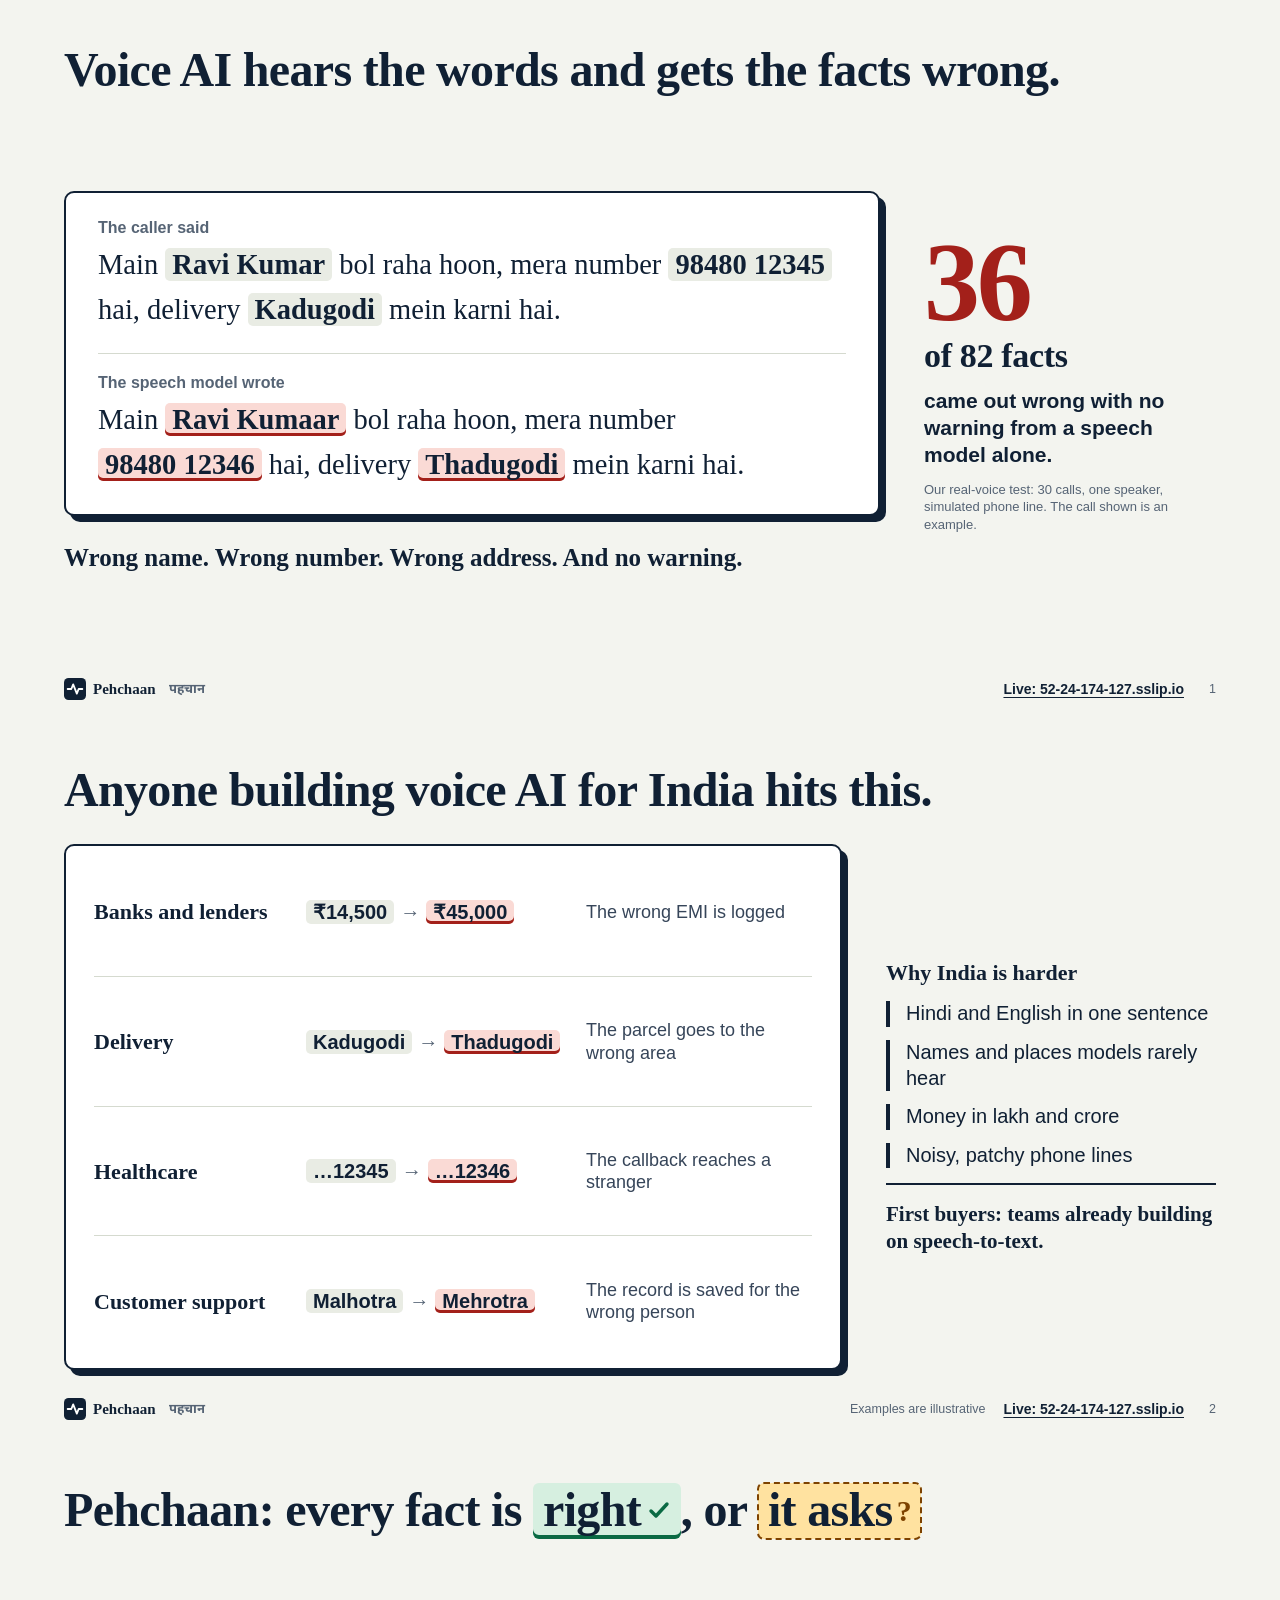
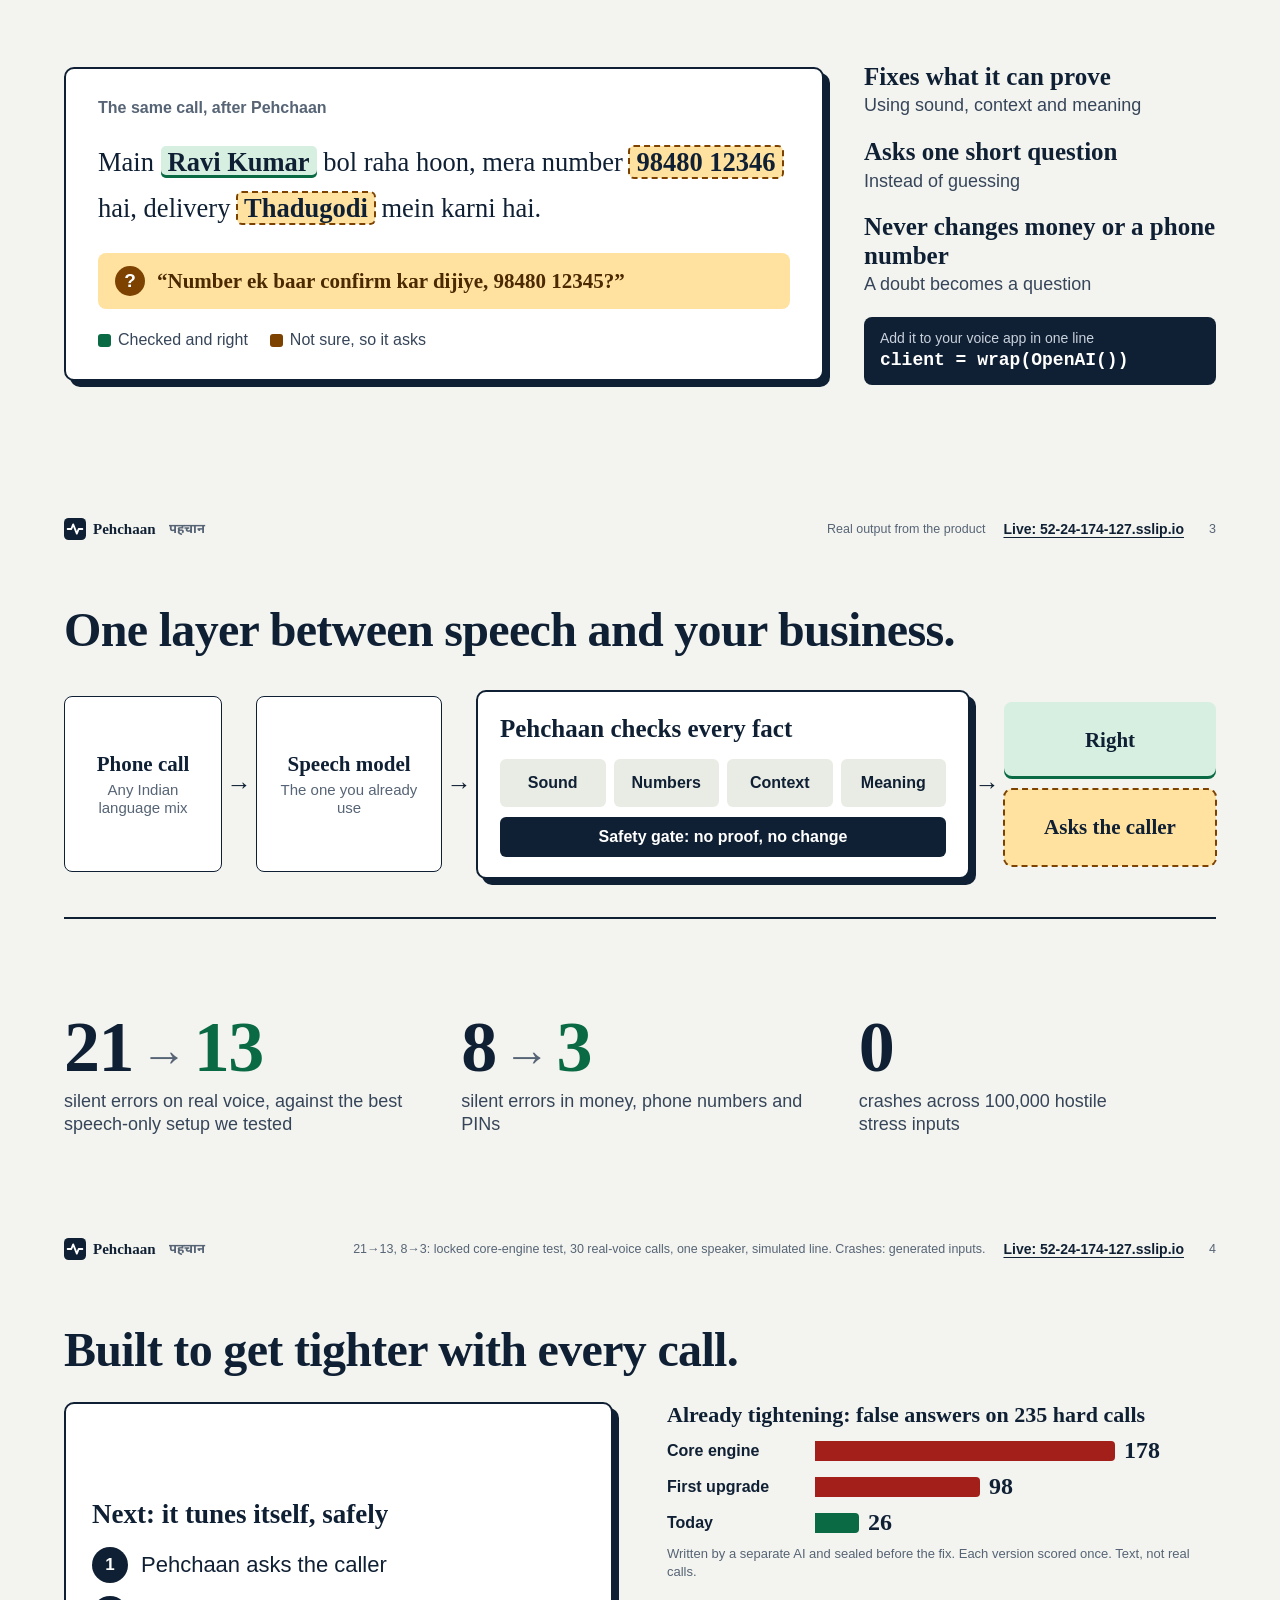
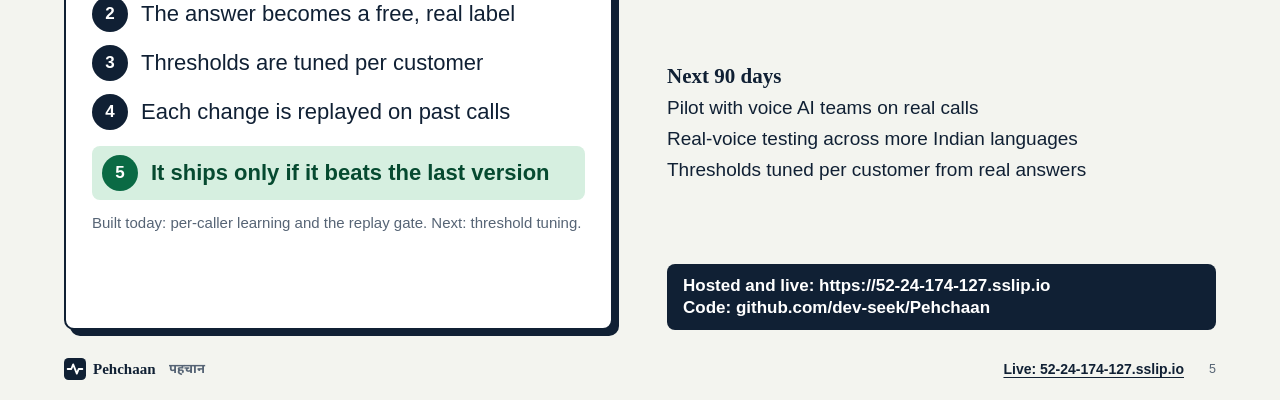
<file: docs/deck/deck.html>
<!doctype html>
<html lang="en">
<head>
<meta charset="utf-8">
<title>Pehchaan</title>
<style>
@font-face { font-family: "Pehchaan Indic"; src: url("../../app/static/fonts/noto-devanagari-700.woff2") format("woff2"); font-weight: 700; unicode-range: U+0900-097F; }
@page { size: 1280px 720px; margin: 0; }
:root {
  --ink: #102034; --ink-2: #364559; --ink-3: #566475; --paper: #f3f4ef; --card: #fff; --sunk: #e9ece4; --line: #d5dacf;
  --ok: #0a6a44; --ok-bg: #d6efe0; --ask: #7d4200; --ask-bg: #ffe2a0; --wrong: #a3201a; --wrong-bg: #fadad5;
  --serif: "Pehchaan Indic", "Iowan Old Style", "Palatino Linotype", Palatino, Georgia, serif;
  --sans: "Pehchaan Indic", "Avenir Next", "Segoe UI", Roboto, "Helvetica Neue", Arial, sans-serif;
  --mono: "SF Mono", Menlo, Consolas, monospace;
}
* { box-sizing: border-box; -webkit-print-color-adjust: exact; print-color-adjust: exact; }
html, body { margin: 0; padding: 0; background: var(--paper); color: var(--ink); font-family: var(--sans); }
.slide { position: relative; width: 1280px; height: 720px; padding: 44px 64px 70px; overflow: hidden; background: var(--paper); page-break-after: always; break-after: page; display: flex; flex-direction: column; }
.slide:last-child { page-break-after: auto; break-after: auto; }
h1 { margin: 0; font: 700 48px/1.08 var(--serif); letter-spacing: -.014em; white-space: nowrap; }
h2 { margin: 0; font: 700 22px/1.2 var(--serif); }
p { margin: 0; }
.foot { position: absolute; left: 64px; right: 64px; bottom: 20px; display: flex; gap: 18px; align-items: center; font-size: 12.5px; color: var(--ink-3); }
.foot .brand { display: inline-flex; align-items: center; gap: 7px; flex: none; }
.foot .brand svg { width: 22px; height: 22px; }
.foot .note { flex: 1; text-align: right; white-space: nowrap; }
.foot a { flex: none; color: var(--ink); font-size: 14px; font-weight: 700; text-decoration: underline; text-underline-offset: 3px; }
.foot .n { flex: none; width: 14px; text-align: right; }
.foot b { font: 700 15px var(--serif); color: var(--ink); }
.foot .hi { font-weight: 700; margin-left: 6px; color: var(--ink-3); font-size: 13px; }
.source { font-size: 13px; color: var(--ink-3); line-height: 1.35; }
.stage { background: var(--card); border: 2px solid var(--ink); border-radius: 10px; box-shadow: 6px 6px 0 var(--ink); }
.m { padding: 1px 7px; border-radius: 5px; font-weight: 700; white-space: nowrap; }
.m-bad { background: var(--wrong-bg); color: var(--ink); box-shadow: inset 0 -3px 0 var(--wrong); }
.m-ok { background: var(--ok-bg); color: var(--ink); box-shadow: inset 0 -3px 0 var(--ok); }
.m-ask { background: var(--ask-bg); color: var(--ink); outline: 2px dashed var(--ask); outline-offset: -1px; }
.m-plain { background: var(--sunk); }

/* 1 */
.problem { flex: 1; display: grid; grid-template-columns: 1fr 292px; gap: 44px; align-items: center; margin-top: 18px; }
.said { padding: 26px 32px; display: grid; gap: 20px; }
.said small { display: block; margin-bottom: 5px; font-size: 16px; font-weight: 700; color: var(--ink-3); }
.said p { font: 400 28.5px/1.6 var(--serif); }
.said hr { margin: 0; border: 0; border-top: 1.5px solid var(--line); }
.nowarn { margin-top: 26px; font: 700 25px/1.25 var(--serif); }
.big { font: 700 112px/.92 var(--serif); letter-spacing: -.03em; color: var(--wrong); }
.big span { display: block; margin-top: 6px; font-size: 34px; letter-spacing: -.01em; color: var(--ink); }
.bigtext { margin: 16px 0 12px; font-size: 21px; line-height: 1.3; font-weight: 600; }

/* 2 */
.who { flex: 1; display: grid; grid-template-columns: 1fr 330px; gap: 44px; margin-top: 28px; align-items: stretch; }
.rows { display: grid; grid-template-rows: repeat(4, 1fr); padding: 2px 28px; }
.row { display: grid; grid-template-columns: 196px 1fr 226px; gap: 16px; align-items: center; border-bottom: 1.5px solid var(--line); }
.row:last-child { border-bottom: 0; }
.row b { font: 700 22px/1.15 var(--serif); }
.row .heard { font-size: 20px; line-height: 1.5; }
.row .arrow { margin: 0 6px; color: var(--ink-3); }
.row .cost { font-size: 18px; line-height: 1.25; color: var(--ink-2); }
.hard { display: flex; flex-direction: column; justify-content: center; gap: 15px; padding: 4px 0; }
.hard ul { list-style: none; margin: 0; padding: 0; display: grid; gap: 13px; }
.hard li { font-size: 20px; line-height: 1.28; padding-left: 16px; border-left: 4px solid var(--ink); }
.buyer { padding-top: 16px; border-top: 2px solid var(--ink); font: 700 21px/1.25 var(--serif); }

/* 3 */
.title-marks .r { background: var(--ok-bg); color: var(--ink); padding: 0 10px 3px; border-radius: 6px; box-shadow: inset 0 -4px 0 var(--ok); }
.title-marks svg { width: .5em; height: .5em; margin-left: .12em; vertical-align: .08em; fill: none; stroke-width: 3.4; stroke-linecap: round; stroke-linejoin: round; }
.title-marks .r svg { stroke: var(--ok); }
.title-marks .a { background: var(--ask-bg); color: var(--ink); padding: 0 10px 3px; border-radius: 6px; outline: 2.5px dashed var(--ask); outline-offset: -1px; }
.title-marks .a b { margin-left: .14em; font-size: .62em; vertical-align: .16em; color: var(--ask); }
.built { flex: 1; display: grid; grid-template-columns: 1fr 352px; gap: 40px; margin-top: 22px; align-items: center; }
.result { padding: 30px 32px; display: grid; gap: 22px; }
.result small { font-size: 16px; font-weight: 700; color: var(--ink-3); }
.result .text { font: 400 26.5px/1.75 var(--serif); }
.question { display: flex; gap: 12px; align-items: center; padding: 13px 17px; background: var(--ask-bg); border-radius: 8px; font: 700 21px/1.25 var(--serif); color: #4c2900; }
.question i { flex: none; width: 30px; height: 30px; border-radius: 50%; display: grid; place-items: center; background: var(--ask); color: #fff; font: 700 19px var(--sans); }
.legend { display: flex; gap: 22px; font-size: 16px; color: var(--ink-2); }
.legend span { display: inline-flex; gap: 7px; align-items: center; }
.dot { width: 13px; height: 13px; border-radius: 3px; }
.rules { display: grid; gap: 20px; }
.rules div b { display: block; font: 700 25px/1.15 var(--serif); }
.rules div span { display: block; margin-top: 3px; font-size: 18px; line-height: 1.3; color: var(--ink-2); }
.plug { padding: 13px 16px; background: var(--ink); border-radius: 8px; color: #fff; font: 600 18px/1.3 var(--mono); }
.plug em { display: block; margin-bottom: 3px; font: 400 14px var(--sans); color: #c8d1dc; font-style: normal; }

/* 4 */
.flow { margin-top: 34px; display: grid; grid-template-columns: 158px 34px 186px 34px 1fr 34px 212px; align-items: center; }
.box { min-height: 176px; padding: 14px; display: flex; flex-direction: column; align-items: center; justify-content: center; text-align: center; background: var(--card); border: 1.5px solid var(--ink); border-radius: 8px; font: 700 21px/1.15 var(--serif); }
.box small { display: block; margin-top: 5px; font: 400 15px/1.2 var(--sans); color: var(--ink-3); }
.to { text-align: center; font-size: 25px; color: var(--ink); }
.layer { padding: 22px 22px 20px; }
.layer h2 { font-size: 25px; margin-bottom: 15px; }
.checks { display: grid; grid-template-columns: repeat(4, 1fr); gap: 8px; }
.checks span { padding: 15px 3px; text-align: center; background: var(--sunk); border-radius: 6px; font-size: 16px; font-weight: 700; }
.gate { margin-top: 10px; padding: 11px 10px; text-align: center; background: var(--ink); color: #fff; border-radius: 6px; font-size: 16px; font-weight: 600; }
.outs { display: grid; gap: 10px; }
.out { padding: 27px 12px; text-align: center; border-radius: 8px; white-space: normal; font: 700 21px/1.1 var(--serif); }
.proof { flex: 1; margin-top: 38px; display: grid; grid-template-columns: 1fr 1fr 1fr; gap: 40px; align-items: center; align-content: center; border-top: 2px solid var(--ink); padding-top: 18px; }
.num { font: 700 72px/1 var(--serif); letter-spacing: -.02em; white-space: nowrap; }
.num i { font-style: normal; color: var(--ink-3); font-size: 46px; margin: 0 8px; }
.num em { font-style: normal; color: var(--ok); }
.num-label { margin-top: 7px; font-size: 18px; line-height: 1.25; color: var(--ink-2); }

/* 5 */
.next { flex: 1; display: grid; grid-template-columns: 1fr 1fr; gap: 54px; margin-top: 26px; }
.loop { padding: 22px 26px; display: grid; gap: 13px; align-content: center; }
.loop h2 { margin-bottom: 4px; font-size: 27px; }
.turn { display: grid; grid-template-columns: 36px 1fr; gap: 13px; align-items: center; font-size: 22px; line-height: 1.2; }
.turn i { width: 36px; height: 36px; display: grid; place-items: center; background: var(--ink); color: #fff; border-radius: 50%; font: 700 17px var(--sans); }
.turn.final { margin-top: 3px; padding: 9px 10px; background: var(--ok-bg); border-radius: 8px; color: #064a30; font-weight: 700; }
.turn.final i { background: var(--ok); }
.right { display: flex; flex-direction: column; gap: 16px; justify-content: space-between; }
.bars { display: grid; gap: 9px; }
.bar { display: grid; grid-template-columns: 138px 1fr; gap: 10px; align-items: center; font-size: 16px; font-weight: 600; }
.bar div { display: flex; align-items: center; gap: 9px; font: 700 24px var(--serif); }
.bar s { display: block; height: 20px; border-radius: 0 4px 4px 0; background: var(--wrong); text-decoration: none; }
.bar.now s { background: var(--ok); }
.road { display: grid; gap: 7px; font-size: 19px; line-height: 1.25; }
.road b { font-family: var(--serif); font-size: 21px; }
.links { display: grid; gap: 2px; padding: 12px 16px; background: var(--ink); color: #fff; border-radius: 8px; font-size: 17px; font-weight: 600; }
.links a { color: #fff; text-decoration: none; }
</style>
</head>
<body>

<section class="slide">
  <h1>Voice AI hears the words and gets the facts wrong.</h1>
  <div class="problem">
    <div>
      <div class="stage said">
        <div><small>The caller said</small>
          <p>Main <span class="m m-plain">Ravi Kumar</span> bol raha hoon, mera number <span class="m m-plain">98480 12345</span> hai, delivery <span class="m m-plain">Kadugodi</span> mein karni hai.</p></div>
        <hr>
        <div><small>The speech model wrote</small>
          <p>Main <span class="m m-bad">Ravi Kumaar</span> bol raha hoon, mera number <span class="m m-bad">98480 12346</span> hai, delivery <span class="m m-bad">Thadugodi</span> mein karni hai.</p></div>
      </div>
      <p class="nowarn">Wrong name. Wrong number. Wrong address. And no warning.</p>
    </div>
    <div>
      <div class="big">36<span>of 82 facts</span></div>
      <p class="bigtext">came out wrong with no warning from a speech model alone.</p>
      <p class="source">Our real-voice test: 30 calls, one speaker, simulated phone line. The call shown is an example.</p>
    </div>
  </div>
  <div class="foot"><span class="brand"><svg viewBox="0 0 24 24"><rect width="24" height="24" rx="5" fill="#102034"/><path d="M4 12h4l2-5 4 10 2-5h4" fill="none" stroke="#fff" stroke-width="2" stroke-linecap="round" stroke-linejoin="round"/></svg><b>Pehchaan</b><span class="hi">पहचान</span></span><span class="note"></span><a href="https://52-24-174-127.sslip.io">Live: 52-24-174-127.sslip.io</a><span class="n">1</span></div>
</section>

<section class="slide">
  <h1>Anyone building voice AI for India hits this.</h1>
  <div class="who">
    <div class="stage rows">
      <div class="row"><b>Banks and lenders</b><span class="heard"><span class="m m-plain">₹14,500</span><span class="arrow">→</span><span class="m m-bad">₹45,000</span></span><span class="cost">The wrong EMI is logged</span></div>
      <div class="row"><b>Delivery</b><span class="heard"><span class="m m-plain">Kadugodi</span><span class="arrow">→</span><span class="m m-bad">Thadugodi</span></span><span class="cost">The parcel goes to the wrong area</span></div>
      <div class="row"><b>Healthcare</b><span class="heard"><span class="m m-plain">…12345</span><span class="arrow">→</span><span class="m m-bad">…12346</span></span><span class="cost">The callback reaches a stranger</span></div>
      <div class="row"><b>Customer support</b><span class="heard"><span class="m m-plain">Malhotra</span><span class="arrow">→</span><span class="m m-bad">Mehrotra</span></span><span class="cost">The record is saved for the wrong person</span></div>
    </div>
    <div class="hard">
      <h2>Why India is harder</h2>
      <ul>
        <li>Hindi and English in one sentence</li>
        <li>Names and places models rarely hear</li>
        <li>Money in lakh and crore</li>
        <li>Noisy, patchy phone lines</li>
      </ul>
      <p class="buyer">First buyers: teams already building on speech-to-text.</p>
    </div>
  </div>
  <div class="foot"><span class="brand"><svg viewBox="0 0 24 24"><rect width="24" height="24" rx="5" fill="#102034"/><path d="M4 12h4l2-5 4 10 2-5h4" fill="none" stroke="#fff" stroke-width="2" stroke-linecap="round" stroke-linejoin="round"/></svg><b>Pehchaan</b><span class="hi">पहचान</span></span><span class="note">Examples are illustrative</span><a href="https://52-24-174-127.sslip.io">Live: 52-24-174-127.sslip.io</a><span class="n">2</span></div>
</section>

<section class="slide">
  <h1 class="title-marks">Pehchaan: every fact is <span class="r">right<svg viewBox="0 0 24 24"><path d="m4 13 5 5L20 6"/></svg></span>, or <span class="a">it asks<b>?</b></span></h1>
  <div class="built">
    <div class="stage result">
      <small>The same call, after Pehchaan</small>
      <p class="text">Main <span class="m m-ok">Ravi Kumar</span> bol raha hoon, mera number <span class="m m-ask">98480 12346</span> hai, delivery <span class="m m-ask">Thadugodi</span> mein karni hai.</p>
      <div class="question"><i>?</i><span>“Number ek baar confirm kar dijiye, 98480 12345?”</span></div>
      <div class="legend"><span><i class="dot" style="background:var(--ok)"></i>Checked and right</span><span><i class="dot" style="background:var(--ask)"></i>Not sure, so it asks</span></div>
    </div>
    <div class="rules">
      <div><b>Fixes what it can prove</b><span>Using sound, context and meaning</span></div>
      <div><b>Asks one short question</b><span>Instead of guessing</span></div>
      <div><b>Never changes money or a phone number</b><span>A doubt becomes a question</span></div>
      <div class="plug"><em>Add it to your voice app in one line</em>client = wrap(OpenAI())</div>
    </div>
  </div>
  <div class="foot"><span class="brand"><svg viewBox="0 0 24 24"><rect width="24" height="24" rx="5" fill="#102034"/><path d="M4 12h4l2-5 4 10 2-5h4" fill="none" stroke="#fff" stroke-width="2" stroke-linecap="round" stroke-linejoin="round"/></svg><b>Pehchaan</b><span class="hi">पहचान</span></span><span class="note">Real output from the product</span><a href="https://52-24-174-127.sslip.io">Live: 52-24-174-127.sslip.io</a><span class="n">3</span></div>
</section>

<section class="slide">
  <h1>One layer between speech and your business.</h1>
  <div class="flow">
    <div class="box">Phone call<small>Any Indian language mix</small></div><div class="to">→</div>
    <div class="box">Speech model<small>The one you already use</small></div><div class="to">→</div>
    <div class="stage layer">
      <h2>Pehchaan checks every fact</h2>
      <div class="checks"><span>Sound</span><span>Numbers</span><span>Context</span><span>Meaning</span></div>
      <div class="gate">Safety gate: no proof, no change</div>
    </div><div class="to">→</div>
    <div class="outs"><div class="out m-ok">Right</div><div class="out m-ask">Asks the caller</div></div>
  </div>
  <div class="proof">
    <div><div class="num">21<i>→</i><em>13</em></div><p class="num-label">silent errors on real voice, against the best speech-only setup we tested</p></div>
    <div><div class="num">8<i>→</i><em>3</em></div><p class="num-label">silent errors in money, phone numbers and PINs</p></div>
    <div><div class="num">0</div><p class="num-label">crashes across 100,000 hostile<br>stress inputs</p></div>
  </div>
  <div class="foot"><span class="brand"><svg viewBox="0 0 24 24"><rect width="24" height="24" rx="5" fill="#102034"/><path d="M4 12h4l2-5 4 10 2-5h4" fill="none" stroke="#fff" stroke-width="2" stroke-linecap="round" stroke-linejoin="round"/></svg><b>Pehchaan</b><span class="hi">पहचान</span></span><span class="note">21→13, 8→3: locked core-engine test, 30 real-voice calls, one speaker, simulated line. Crashes: generated inputs.</span><a href="https://52-24-174-127.sslip.io">Live: 52-24-174-127.sslip.io</a><span class="n">4</span></div>
</section>

<section class="slide">
  <h1>Built to get tighter with every call.</h1>
  <div class="next">
    <div class="stage loop">
      <h2>Next: it tunes itself, safely</h2>
      <div class="turn"><i>1</i>Pehchaan asks the caller</div>
      <div class="turn"><i>2</i>The answer becomes a free, real label</div>
      <div class="turn"><i>3</i>Thresholds are tuned per customer</div>
      <div class="turn"><i>4</i>Each change is replayed on past calls</div>
      <div class="turn final"><i>5</i>It ships only if it beats the last version</div>
      <p class="source" style="font-size:15px">Built today: per-caller learning and the replay gate. Next: threshold tuning.</p>
    </div>
    <div class="right">
      <div class="bars">
        <h2>Already tightening: false answers on 235 hard calls</h2>
        <div class="bar"><span>Core engine</span><div><s style="width:300px"></s>178</div></div>
        <div class="bar"><span>First upgrade</span><div><s style="width:165px"></s>98</div></div>
        <div class="bar now"><span>Today</span><div><s style="width:44px"></s>26</div></div>
        <p class="source">Written by a separate AI and sealed before the fix. Each version scored once. Text, not real calls.</p>
      </div>
      <div class="road">
        <b>Next 90 days</b>
        <span>Pilot with voice AI teams on real calls</span>
        <span>Real-voice testing across more Indian languages</span>
        <span>Thresholds tuned per customer from real answers</span>
      </div>
      <div class="links"><span>Hosted and live: <a href="https://52-24-174-127.sslip.io">https://52-24-174-127.sslip.io</a></span><span>Code: <a href="https://github.com/dev-seek/Pehchaan">github.com/dev-seek/Pehchaan</a></span></div>
    </div>
  </div>
  <div class="foot"><span class="brand"><svg viewBox="0 0 24 24"><rect width="24" height="24" rx="5" fill="#102034"/><path d="M4 12h4l2-5 4 10 2-5h4" fill="none" stroke="#fff" stroke-width="2" stroke-linecap="round" stroke-linejoin="round"/></svg><b>Pehchaan</b><span class="hi">पहचान</span></span><span class="note"></span><a href="https://52-24-174-127.sslip.io">Live: 52-24-174-127.sslip.io</a><span class="n">5</span></div>
</section>

</body>
</html>
</file>
